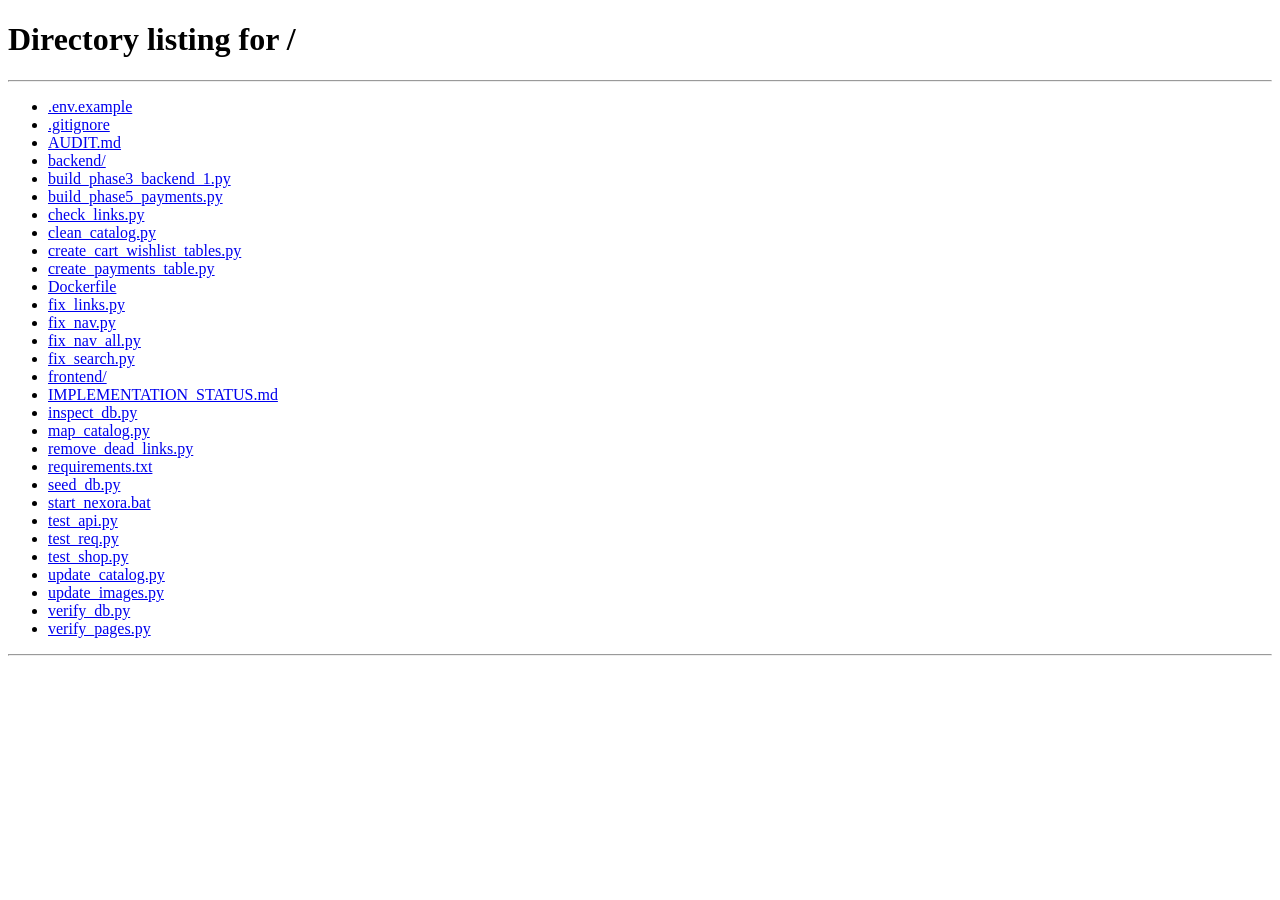
<file: frontend/pages/admin-dashboard.html>
<!DOCTYPE html>
<html lang="en">

<head>
    <meta charset="UTF-8">
    <meta name="viewport" content="width=device-width, initial-scale=1.0">
    <title>Admin Dashboard - NEXORA</title>
    <link rel="stylesheet" href="../css/variables.css">
    <link rel="stylesheet" href="../css/reset.css">
    <link rel="stylesheet" href="../css/global.css">
    <link rel="stylesheet" href="../css/components.css">
    <link href="https://fonts.googleapis.com/css2?family=Inter:wght@300;400;500;600;700&display=swap" rel="stylesheet">
    <link href="https://unpkg.com/boxicons@2.1.4/css/boxicons.min.css" rel="stylesheet">
    <style>
        body {
            background-color: #0f172a;
        }

        .admin-layout {
            display: flex;
            min-height: 100vh;
        }

        .admin-sidebar {
            width: 260px;
            background: #1e293b;
            border-right: 1px solid #334155;
            padding: var(--spacing-lg);
            display: flex;
            flex-direction: column;
        }

        .admin-sidebar h2 {
            color: var(--color-primary);
            margin-bottom: var(--spacing-xl);
            font-size: 1.5rem;
        }

        .admin-nav {
            list-style: none;
            flex: 1;
        }

        .admin-nav li a {
            display: flex;
            align-items: center;
            padding: var(--spacing-md);
            color: #cbd5e1;
            text-decoration: none;
            border-radius: var(--radius-md);
            margin-bottom: var(--spacing-xs);
        }

        .admin-nav li a:hover,
        .admin-nav li a.active {
            background: #334155;
            color: #fff;
        }

        .admin-nav li a i {
            margin-right: var(--spacing-sm);
            font-size: 1.25rem;
        }

        .admin-content {
            flex: 1;
            padding: var(--spacing-xl);
        }

        .topbar {
            display: flex;
            justify-content: flex-end;
            margin-bottom: var(--spacing-xl);
        }

        .stat-grid {
            display: grid;
            grid-template-columns: repeat(auto-fit, minmax(220px, 1fr));
            gap: var(--spacing-md);
            margin-bottom: var(--spacing-xl);
        }

        .stat-card {
            background: #1e293b;
            border: 1px solid #334155;
            padding: var(--spacing-lg);
            border-radius: var(--radius-md);
        }

        .stat-card h3 {
            font-size: 0.875rem;
            color: #94a3b8;
            margin-bottom: var(--spacing-xs);
        }

        .stat-card .value {
            font-size: 1.75rem;
            font-weight: 700;
            color: #f8fafc;
        }

        table {
            width: 100%;
            border-collapse: collapse;
        }

        th,
        td {
            padding: var(--spacing-md);
            text-align: left;
            border-bottom: 1px solid #334155;
            color: #e2e8f0;
        }

        th {
            color: #94a3b8;
            font-weight: 500;
        }
    </style>
</head>

<body>
    <div class="admin-layout">
        <aside class="admin-sidebar">
            <h2>NEXORA Admin</h2>
            <ul class="admin-nav">
                <li><a href="#" class="active"><i class='bx bxs-dashboard'></i> Dashboard Overview</a></li>
                <li><a href="#" data-target="users"><i class='bx bx-group'></i> User Management</a></li>
                <li><a href="#" data-target="vendors"><i class='bx bx-store'></i> Vendor Management</a></li>
                <li><a href="#" data-target="vendor-verification"><i class='bx bx-check-shield'></i> Vendor
                        Verification</a></li>
                <li><a href="#" data-target="products"><i class='bx bx-box'></i> Product Management</a></li>
                <li><a href="#" data-target="product-approvals"><i class='bx bx-check-circle'></i> Pending Product
                        Approvals</a></li>
                <li><a href="#"><i class='bx bx-list-ul'></i> All Customer Orders</a></li>
                <li><a href="#"><i class='bx bx-credit-card'></i> Payment Management <span
                            style="font-size:10px; background:#475569; padding:2px 4px; border-radius:4px; margin-left:auto;">Coming
                            Soon</span></a></li>
                <li><a href="#"><i class='bx bx-package'></i> Inventory Management <span
                            style="font-size:10px; background:#475569; padding:2px 4px; border-radius:4px; margin-left:auto;">Coming
                            Soon</span></a></li>
                <li><a href="#"><i class='bx bx-bar-chart-alt-2'></i> Stock Reports <span
                            style="font-size:10px; background:#475569; padding:2px 4px; border-radius:4px; margin-left:auto;">Coming
                            Soon</span></a></li>
                <li><a href="#"><i class='bx bx-line-chart'></i> Sales Reports <span
                            style="font-size:10px; background:#475569; padding:2px 4px; border-radius:4px; margin-left:auto;">Coming
                            Soon</span></a></li>
                <li><a href="#"><i class='bx bx-category'></i> Category Management <span
                            style="font-size:10px; background:#475569; padding:2px 4px; border-radius:4px; margin-left:auto;">Coming
                            Soon</span></a></li>
                <li><a href="#"><i class='bx bx-history'></i> Audit Logs <span
                            style="font-size:10px; background:#475569; padding:2px 4px; border-radius:4px; margin-left:auto;">Coming
                            Soon</span></a></li>
                <li><a href="#"><i class='bx bx-cog'></i> Settings <span
                            style="font-size:10px; background:#475569; padding:2px 4px; border-radius:4px; margin-left:auto;">Coming
                            Soon</span></a></li>
                <li><a href="#" id="admin-nav-logout" style="color: #ef4444;"><i class='bx bx-log-out'></i> Logout</a>
                </li>
                <li><a href="/" style="margin-top: 2rem;"><i class='bx bx-home'></i> Back to Site</a></li>
            </ul>
        </aside>

        <main class="admin-content">
            <style>
                .admin-view {
                    display: none;
                }

                .admin-view.active {
                    display: block;
                }

                .btn-approve {
                    display: inline-block;
                    padding: 5px 12px;
                    font-size: 13px;
                    font-weight: 600;
                    color: #fff;
                    background: #16a34a;
                    border: none;
                    border-radius: 6px;
                    cursor: pointer;
                    transition: background 0.15s;
                }

                .btn-approve:hover {
                    background: #15803d;
                }

                .btn-reject {
                    display: inline-block;
                    padding: 5px 12px;
                    font-size: 13px;
                    font-weight: 600;
                    color: #fff;
                    background: #dc2626;
                    border: none;
                    border-radius: 6px;
                    cursor: pointer;
                    transition: background 0.15s;
                }

                .btn-reject:hover {
                    background: #b91c1c;
                }

                .btn-view-details {
                    display: inline-block;
                    padding: 5px 12px;
                    font-size: 13px;
                    font-weight: 600;
                    color: #cbd5e1;
                    background: #334155;
                    border: none;
                    border-radius: 6px;
                    cursor: pointer;
                    margin-right: 4px;
                    transition: background 0.15s;
                }

                .btn-view-details:hover {
                    background: #475569;
                }

                #view-product-approvals h1 {
                    font-size: 1.5rem;
                    color: #f8fafc;
                    margin-bottom: 1.5rem;
                    border-bottom: 2px solid #6366f1;
                    padding-bottom: 0.75rem;
                }
            </style>

            <div class="topbar" style="display: flex; justify-content: flex-end; margin-bottom: var(--spacing-xl);">
                <button id="logout-btn"
                    style="background: #ef4444; color: #fff; border: none; padding: 0.5rem 1rem; border-radius: 8px; font-weight: 600; display: flex; align-items: center; gap: 0.5rem; cursor: pointer; transition: background 0.2s; font-family: 'Inter', sans-serif;">
                    <i class='bx bx-log-out'></i> Logout
                </button>
            </div>


            <div id="view-overview" class="admin-view active">
                <h1 style="margin-bottom: var(--spacing-xl); color: #f8fafc;">Overview</h1>


                <div class="stat-grid">
                    <div class="stat-card">
                        <h3>Total Users</h3>
                        <div class="value" id="stat-users">...</div>
                    </div>
                    <div class="stat-card">
                        <h3>Total Vendors</h3>
                        <div class="value" id="stat-vendors">...</div>
                    </div>
                    <div class="stat-card">
                        <h3>Pending Approvals</h3>
                        <div class="value" id="stat-pending">...</div>
                    </div>
                </div>

                <div
                    style="background: #1e293b; border: 1px solid #334155; border-radius: var(--radius-lg); padding: var(--spacing-lg);">
                    <h2 style="margin-bottom: var(--spacing-lg); color: #f8fafc;">Recent Vendor Applications</h2>
                    <table>
                        <thead>
                            <tr>
                                <th>Store Name</th>
                                <th>Status</th>
                                <th>Action</th>
                            </tr>
                        </thead>
                        <tbody id="vendor-table-body">
                            <tr>
                                <td colspan="3">Loading...</td>
                            </tr>
                        </tbody>
                    </table>
                </div>

            </div>

            <div id="view-users" class="admin-view">
                <h1 style="margin-bottom: var(--spacing-xl); color: #f8fafc;">User Management</h1>
                <div
                    style="background: #1e293b; border: 1px solid #334155; border-radius: var(--radius-lg); padding: var(--spacing-lg);">
                    <table>
                        <thead>
                            <tr>
                                <th>Name</th>
                                <th>Email</th>
                                <th>Role</th>
                                <th>Action</th>
                            </tr>
                        </thead>
                        <tbody id="users-tbody">
                            <tr>
                                <td colspan="4">Loading...</td>
                            </tr>
                        </tbody>
                    </table>
                </div>
            </div>

            <div id="view-vendors" class="admin-view">
                <h1 style="margin-bottom: var(--spacing-xl); color: #f8fafc;">Vendor Management</h1>
                <div
                    style="background: #1e293b; border: 1px solid #334155; border-radius: var(--radius-lg); padding: var(--spacing-lg);">
                    <table>
                        <thead>
                            <tr>
                                <th>Store Name</th>
                                <th>Owner ID</th>
                                <th>Status</th>
                                <th>Action</th>
                            </tr>
                        </thead>
                        <tbody id="vendors-all-tbody">
                            <tr>
                                <td colspan="4">Loading...</td>
                            </tr>
                        </tbody>
                    </table>
                </div>
            </div>


            <div id="view-vendor-verification" class="admin-view">
                <h1 style="margin-bottom: var(--spacing-xl); color: #f8fafc;">Vendor Verification</h1>
                <div
                    style="background: #1e293b; border: 1px solid #334155; border-radius: var(--radius-lg); padding: var(--spacing-lg);">
                    <div style="display:flex; justify-content:space-between; margin-bottom:1rem;">
                        <input type="text" id="search-verification" placeholder="Search store or applicant..."
                            style="padding: 0.5rem; border-radius: 4px; background: #0f172a; color: white; border: 1px solid #334155; width: 300px;">
                        <button id="refresh-verification" class="btn btn-primary" style="padding: 0.5rem 1rem;"><i
                                class='bx bx-refresh'></i> Refresh</button>
                    </div>
                    <div style="overflow-x: auto;">
                        <table>
                            <thead>
                                <tr>
                                    <th>Store Name</th>
                                    <th>Applicant Name</th>
                                    <th>Applicant Email</th>
                                    <th>Business Info</th>
                                    <th>App Date</th>
                                    <th>Status</th>
                                    <th>Actions</th>
                                </tr>
                            </thead>
                            <tbody id="verification-tbody">
                                <tr>
                                    <td colspan="7">Loading...</td>
                                </tr>
                            </tbody>
                        </table>
                    </div>
                </div>
            </div>

            <!-- Modal for details -->
            <div id="verification-modal"
                style="display:none; position:fixed; top:0; left:0; width:100%; height:100%; background:rgba(0,0,0,0.8); z-index:9999; align-items:center; justify-content:center;">
                <div
                    style="background:#1e293b; padding:2rem; border-radius:8px; width:100%; max-width:600px; color:#f8fafc; max-height:80vh; overflow-y:auto;">
                    <h2 id="modal-store-name" style="margin-bottom:1rem;"></h2>
                    <p><strong>Applicant Name:</strong> <span id="modal-name"></span></p>
                    <p><strong>Applicant Email:</strong> <span id="modal-email"></span></p>
                    <p><strong>Phone:</strong> <span id="modal-phone"></span></p>
                    <p><strong>Description:</strong> <span id="modal-desc"></span></p>
                    <p><strong>Business Info:</strong> <span id="modal-biz"></span></p>
                    <p><strong>Date:</strong> <span id="modal-date"></span></p>
                    <div style="margin-top:2rem; display:flex; justify-content:flex-end;">
                        <button id="close-modal-btn" class="btn btn-outline">Close</button>
                    </div>
                </div>
            </div>


            <div id="view-products" class="admin-view">
                <h1 style="margin-bottom: var(--spacing-xl); color: #f8fafc;">Product Management</h1>
                <div
                    style="background: #1e293b; border: 1px solid #334155; border-radius: var(--radius-lg); padding: var(--spacing-lg);">
                    <div style="display:flex; justify-content:space-between; margin-bottom:1rem; gap:1rem;">
                        <input type="text" id="search-products" placeholder="Search by name, category or vendor..."
                            style="flex:1; padding: 0.5rem; border-radius: 4px; background: #0f172a; color: white; border: 1px solid #334155;">
                        <select id="filter-products-status"
                            style="padding: 0.5rem; border-radius: 4px; background: #0f172a; color: white; border: 1px solid #334155;">
                            <option value="">All Statuses</option>
                            <option value="PENDING">Pending</option>
                            <option value="APPROVED">Approved</option>
                            <option value="REJECTED">Rejected</option>
                        </select>
                    </div>
                    <div style="overflow-x: auto;">
                        <table>
                            <thead>
                                <tr>
                                    <th>Image</th>
                                    <th>Name</th>
                                    <th>Category</th>
                                    <th>Vendor</th>
                                    <th>Price</th>
                                    <th>Stock</th>
                                    <th>Status</th>
                                </tr>
                            </thead>
                            <tbody id="products-tbody">
                                <tr>
                                    <td colspan="7">Loading...</td>
                                </tr>
                            </tbody>
                        </table>
                    </div>
                </div>
            </div>

            <div id="view-product-approvals" class="admin-view">
                <h1 style="margin-bottom: var(--spacing-xl); color: #f8fafc;">Pending Product Approvals</h1>
                <div
                    style="background: #1e293b; border: 1px solid #334155; border-radius: var(--radius-lg); padding: var(--spacing-lg);">
                    <div style="overflow-x: auto;">
                        <table>
                            <thead>
                                <tr>
                                    <th>Product Image</th>
                                    <th>Product Name</th>
                                    <th>Category</th>
                                    <th>Vendor</th>
                                    <th>Price</th>
                                    <th>Stock</th>
                                    <th>Submitted Date</th>
                                    <th>Status</th>
                                    <th>Actions</th>
                                </tr>
                            </thead>
                            <tbody id="product-approvals-tbody">
                                <tr>
                                    <td colspan="7">Loading...</td>
                                </tr>
                            </tbody>
                        </table>
                    </div>
                </div>
            </div>

            <!-- Modal for product details -->
            <div id="product-modal"
                style="display:none; position:fixed; top:0; left:0; width:100%; height:100%; background:rgba(0,0,0,0.8); z-index:9999; align-items:center; justify-content:center;">
                <div
                    style="background:#1e293b; padding:2rem; border-radius:8px; width:100%; max-width:600px; color:#f8fafc; max-height:80vh; overflow-y:auto;">
                    <h2 id="pmodal-name" style="margin-bottom:1rem;"></h2>
                    <img id="pmodal-img" src=""
                        style="max-width:200px; max-height:200px; border-radius:8px; margin-bottom:1rem; display:none;" />
                    <p><strong>Category:</strong> <span id="pmodal-category"></span></p>
                    <p><strong>Vendor:</strong> <span id="pmodal-vendor"></span></p>
                    <p><strong>Price:</strong> <span id="pmodal-price"></span></p>
                    <p><strong>Stock:</strong> <span id="pmodal-stock"></span></p>
                    <p><strong>Date:</strong> <span id="pmodal-date"></span></p>
                    <p><strong>Description:</strong></p>
                    <div id="pmodal-desc"
                        style="background:#0f172a; padding:1rem; border-radius:4px; margin-top:0.5rem; margin-bottom:1rem; white-space:pre-wrap;">
                    </div>
                    <div style="margin-top:2rem; display:flex; justify-content:flex-end; gap:0.5rem;">
                        <button id="pmodal-close-btn" class="btn btn-outline">Close</button>
                    </div>
                </div>
            </div>

        </main>
    </div>

    <script type="module">
        import { auth } from '../js/auth.js';
        import { api } from '../js/api.js';

        document.addEventListener('DOMContentLoaded', async () => {
            const user = auth.getCurrentUser();
            if (!user || user.role !== 'ADMIN') {
                window.location.href = '/';
                return;
            }

            document.getElementById('logout-btn').addEventListener('click', () => { auth.logout(); window.location.href = '/pages/admin-login.html'; });
            document.getElementById('admin-nav-logout').addEventListener('click', (e) => { e.preventDefault(); auth.logout(); window.location.href = '/pages/admin-login.html'; });
            // cleanup complete

            // Initial load of verification data
            const loadVerificationData = async () => {
                const tbody = document.getElementById('verification-tbody');
                try {
                    const vendors = await api.get('/admin/vendors');
                    window.allVendors = vendors;
                    renderVerificationTable(vendors);
                } catch (e) {
                    tbody.innerHTML = '<tr><td colspan="7" style="color:#ef4444;">Failed to load data.</td></tr>';
                }
            };

            const renderVerificationTable = (vendors) => {
                const tbody = document.getElementById('verification-tbody');
                const searchQuery = (document.getElementById('search-verification').value || '').toLowerCase();

                const filtered = vendors.filter(v => {
                    const matchStore = v.store_name?.toLowerCase().includes(searchQuery);
                    const matchName = v.applicant_name?.toLowerCase().includes(searchQuery);
                    const matchEmail = v.applicant_email?.toLowerCase().includes(searchQuery);
                    return matchStore || matchName || matchEmail;
                });

                if (filtered.length === 0) {
                    tbody.innerHTML = '<tr><td colspan="7">No applications found.</td></tr>';
                    return;
                }

                tbody.innerHTML = filtered.map(v => `
                    <tr>
                        <td>${v.store_name}</td>
                        <td>${v.applicant_name || 'N/A'}</td>
                        <td>${v.applicant_email || 'N/A'}</td>
                        <td style="max-width: 150px; overflow: hidden; text-overflow: ellipsis; white-space: nowrap;">${v.business_info || 'N/A'}</td>
                        <td>${new Date(v.created_at).toLocaleDateString()}</td>
                        <td><span class="badge" style="padding: 4px 8px; border-radius: 4px; background: ${v.status === 'PENDING' ? '#ca8a04' : (v.status === 'APPROVED' ? '#16a34a' : '#dc2626')}">${v.status}</span></td>
                        <td>
                            <button class="btn btn-secondary view-details-btn" data-id="${v.id}" style="padding: 4px 8px; font-size: 12px; margin-right:4px;">View Details</button>
                            ${v.status === 'PENDING' ? `
                                <button class="btn btn-primary approve-btn" data-id="${v.id}" style="padding: 4px 8px; font-size: 12px; margin-right:4px;">Approve</button>
                                <button class="btn btn-outline reject-btn" data-id="${v.id}" style="padding: 4px 8px; font-size: 12px;">Reject</button>
                            ` : ''}
                        </td>
                    </tr>
                `).join('');

                document.querySelectorAll('.view-details-btn').forEach(btn => {
                    btn.addEventListener('click', (e) => {
                        const id = e.target.getAttribute('data-id');
                        const v = window.allVendors.find(x => x.id === id);
                        if (v) {
                            document.getElementById('modal-store-name').innerText = v.store_name;
                            document.getElementById('modal-name').innerText = v.applicant_name || 'N/A';
                            document.getElementById('modal-email').innerText = v.applicant_email || 'N/A';
                            document.getElementById('modal-phone').innerText = v.phone || 'N/A';
                            document.getElementById('modal-desc').innerText = v.store_description || 'N/A';
                            document.getElementById('modal-biz').innerText = v.business_info || 'N/A';
                            document.getElementById('modal-date').innerText = new Date(v.created_at).toLocaleString();
                            document.getElementById('verification-modal').style.display = 'flex';
                        }
                    });
                });

                document.querySelectorAll('#verification-tbody .approve-btn').forEach(btn => {
                    btn.addEventListener('click', async (e) => {
                        const id = e.target.getAttribute('data-id');
                        if (confirm('Approve this vendor?')) {
                            await api.post(`/admin/vendors/${id}/approve`);
                            await loadVerificationData();
                        }
                    });
                });

                document.querySelectorAll('#verification-tbody .reject-btn').forEach(btn => {
                    btn.addEventListener('click', async (e) => {
                        const id = e.target.getAttribute('data-id');
                        if (confirm('Reject this vendor?')) {
                            await api.post(`/admin/vendors/${id}/reject`);
                            await loadVerificationData();
                        }
                    });
                });
            };

            document.getElementById('search-verification').addEventListener('input', () => {
                if (window.allVendors) renderVerificationTable(window.allVendors);
            });

            document.getElementById('refresh-verification').addEventListener('click', async () => {
                await loadVerificationData();
            });

            document.getElementById('close-modal-btn').addEventListener('click', () => {
                document.getElementById('verification-modal').style.display = 'none';
            });

            // Call it on load
            loadVerificationData();

            // Load Products data
            const loadProductsData = async () => {
                const tbodyAll = document.getElementById('products-tbody');
                const tbodyApp = document.getElementById('product-approvals-tbody');
                try {
                    const products = await api.get('/admin/products');
                    window.allProducts = products;
                    renderProductsTables(products);
                } catch (e) {
                    if (tbodyAll) tbodyAll.innerHTML = '<tr><td colspan="7" style="color:#ef4444;">Failed to load products.</td></tr>';
                    if (tbodyApp) tbodyApp.innerHTML = '<tr><td colspan="9" style="color:#ef4444;">Failed to load approvals.</td></tr>';
                }
            };
            // expose for nav handler
            window._loadProductsData = loadProductsData;

            const renderProductsTables = (products) => {
                // All products
                const tbodyAll = document.getElementById('products-tbody');
                const searchQ = (document.getElementById('search-products')?.value || '').toLowerCase();
                const statusFilter = document.getElementById('filter-products-status')?.value;

                let filtered = products;
                if (statusFilter) filtered = filtered.filter(p => p.status === statusFilter);
                if (searchQ) filtered = filtered.filter(p =>
                    (p.name?.toLowerCase().includes(searchQ)) ||
                    (p.category?.toLowerCase().includes(searchQ)) ||
                    (p.vendor_store?.toLowerCase().includes(searchQ))
                );

                if (tbodyAll) {
                    if (filtered.length === 0) {
                        tbodyAll.innerHTML = '<tr><td colspan="7">No products found.</td></tr>';
                    } else {
                        tbodyAll.innerHTML = filtered.map(p => `
                            <tr>
                                <td>${p.image_url ? `<img src="${p.image_url}" style="width:40px;height:40px;object-fit:cover;border-radius:4px;">` : '<div style="width:40px;height:40px;background:#334155;border-radius:4px;"></div>'}</td>
                                <td>${p.name}</td>
                                <td>${p.category}</td>
                                <td>${p.vendor_store}</td>
                                <td>$${p.price.toFixed(2)}</td>
                                <td>${p.stock}</td>
                                <td><span class="badge" style="padding: 4px 8px; border-radius: 4px; background: ${p.status === 'PENDING' ? '#ca8a04' : (p.status === 'APPROVED' ? '#16a34a' : '#dc2626')}">${p.status}</span></td>
                            </tr>
                        `).join('');
                    }
                }

                // Approvals
                const tbodyApp = document.getElementById('product-approvals-tbody');
                if (tbodyApp) {
                    const pending = products.filter(p => p.status === 'PENDING');
                    if (pending.length === 0) {
                        tbodyApp.innerHTML = '<tr><td colspan="9">No pending products found.</td></tr>';
                    } else {
                        tbodyApp.innerHTML = pending.map(p => {
                            const imgHtml = p.image_url
                                ? `<img src="${p.image_url}" style="width:48px;height:48px;object-fit:cover;border-radius:6px;">`
                                : '<div style="width:48px;height:48px;background:#334155;border-radius:6px;display:flex;align-items:center;justify-content:center;"><i class="bx bx-image" style="color:#64748b;font-size:1.2rem;"></i></div>';
                            const name = p.name ? p.name.replace(/</g, '&lt;').replace(/>/g, '&gt;') : 'N/A';
                            const cat = p.category ? p.category.replace(/</g, '&lt;') : 'N/A';
                            const vendor = p.vendor_store ? p.vendor_store.replace(/</g, '&lt;') : 'N/A';
                            return `
                            <tr>
                                <td>${imgHtml}</td>
                                <td style="font-weight:500;">${name}</td>
                                <td>${cat}</td>
                                <td>${vendor}</td>
                                <td style="font-weight:600;color:#a5f3fc;">$${p.price.toFixed(2)}</td>
                                <td>${p.stock}</td>
                                <td style="color:#94a3b8;font-size:0.85rem;">${new Date(p.created_at).toLocaleDateString()}</td>
                                <td><span style="background:#ca8a04;color:#fff;padding:4px 10px;border-radius:20px;font-size:12px;font-weight:600;">PENDING</span></td>
                                <td style="white-space:nowrap;">
                                    <button class="btn-view-details pview-btn" data-id="${p.id}">Details</button>
                                    <button class="btn-approve papprove-btn" data-id="${p.id}">Approve</button>
                                    <button class="btn-reject preject-btn" data-id="${p.id}" style="margin-left:4px;">Reject</button>
                                </td>
                            </tr>`;
                        }).join('');

                        document.querySelectorAll('.pview-btn').forEach(btn => btn.addEventListener('click', e => {
                            const p = window.allProducts.find(x => x.id === e.target.getAttribute('data-id'));
                            if (p) {
                                document.getElementById('pmodal-name').innerText = p.name;
                                document.getElementById('pmodal-category').innerText = p.category;
                                document.getElementById('pmodal-vendor').innerText = p.vendor_store;
                                document.getElementById('pmodal-price').innerText = '$' + p.price.toFixed(2);
                                document.getElementById('pmodal-stock').innerText = p.stock;
                                document.getElementById('pmodal-date').innerText = new Date(p.created_at).toLocaleString();
                                document.getElementById('pmodal-desc').innerText = p.description || 'N/A';
                                if (p.image_url) {
                                    document.getElementById('pmodal-img').src = p.image_url;
                                    document.getElementById('pmodal-img').style.display = 'block';
                                } else {
                                    document.getElementById('pmodal-img').style.display = 'none';
                                }
                                document.getElementById('product-modal').style.display = 'flex';
                            }
                        }));

                        document.querySelectorAll('.papprove-btn').forEach(btn => btn.addEventListener('click', async e => {
                            if (confirm('Are you sure you want to approve this product?')) {
                                try {
                                    await api.post(`/admin/products/${e.target.getAttribute('data-id')}/approve`);
                                    alert('Product approved successfully.');
                                    await loadProductsData();
                                } catch (err) {
                                    alert('Failed to approve product: ' + err.message);
                                }
                            }
                        }));

                        document.querySelectorAll('.preject-btn').forEach(btn => btn.addEventListener('click', async e => {
                            if (confirm('Are you sure you want to reject this product?')) {
                                try {
                                    await api.post(`/admin/products/${e.target.getAttribute('data-id')}/reject`);
                                    alert('Product rejected successfully.');
                                    await loadProductsData();
                                } catch (err) {
                                    alert('Failed to reject product: ' + err.message);
                                }
                            }
                        }));
                    }
                }
            };

            const sprod = document.getElementById('search-products');
            if (sprod) sprod.addEventListener('input', () => { if (window.allProducts) renderProductsTables(window.allProducts); });
            const fprod = document.getElementById('filter-products-status');
            if (fprod) fprod.addEventListener('change', () => { if (window.allProducts) renderProductsTables(window.allProducts); });

            const pclose = document.getElementById('pmodal-close-btn');
            if (pclose) pclose.addEventListener('click', () => { document.getElementById('product-modal').style.display = 'none'; });

            loadProductsData();


            try {
                const users = await api.get('/admin/users');
                const vendors = await api.get('/admin/vendors');

                document.getElementById('stat-users').innerText = users.length;
                document.getElementById('stat-vendors').innerText = vendors.length;
                document.getElementById('stat-pending').innerText = vendors.filter(v => v.status === 'PENDING').length;

                const tbody = document.getElementById('vendor-table-body');
                if (vendors.length === 0) {
                    tbody.innerHTML = '<tr><td colspan="3">No applications found.</td></tr>';
                } else {
                    tbody.innerHTML = vendors.map(v => `
                        <tr>
                            <td>${v.store_name}</td>
                            <td><span class="badge" style="padding: 4px 8px; border-radius: 4px; background: ${v.status === 'PENDING' ? '#ca8a04' : (v.status === 'APPROVED' ? '#16a34a' : '#dc2626')}">${v.status}</span></td>
                            <td>
                                ${v.status === 'PENDING' ? `
                                    <button class="btn btn-primary approve-btn" data-id="${v.id}" style="padding: 4px 8px; font-size: 12px;">Approve</button>
                                    <button class="btn btn-outline reject-btn" data-id="${v.id}" style="padding: 4px 8px; font-size: 12px;">Reject</button>
                                ` : ''}
                            </td>
                        </tr>
                    `).join('');

                    document.querySelectorAll('.approve-btn').forEach(btn => {
                        btn.addEventListener('click', async (e) => {
                            const id = e.target.getAttribute('data-id');
                            await api.post(`/admin/vendors/${id}/approve`);
                            window.location.reload();
                        });
                    });

                    document.querySelectorAll('.reject-btn').forEach(btn => {
                        btn.addEventListener('click', async (e) => {
                            const id = e.target.getAttribute('data-id');
                            await api.post(`/admin/vendors/${id}/reject`);
                            window.location.reload();
                        });
                    });
                }
            } catch (err) {
                console.error('Failed to load admin data', err);
                document.getElementById('vendor-table-body').innerHTML = '<tr><td colspan="3" style="color: var(--color-danger);">Unable to load vendor applications. <button onclick="window.location.reload()" class="btn btn-sm btn-outline">Retry</button></td></tr>';
            }
        });

        // Navigation Logic
        document.querySelectorAll('.admin-nav a[data-target]').forEach(link => {
            link.addEventListener('click', (e) => {
                e.preventDefault();
                document.querySelectorAll('.admin-nav a').forEach(a => a.classList.remove('active'));
                e.currentTarget.classList.add('active');

                document.querySelectorAll('.admin-view').forEach(view => view.classList.remove('active'));
                const targetId = e.currentTarget.getAttribute('data-target');
                const target = document.getElementById('view-' + targetId);
                if (target) target.classList.add('active');

                // Reload product data whenever user opens product-related tabs
                if ((targetId === 'product-approvals' || targetId === 'products') && typeof window._loadProductsData === 'function') {
                    window._loadProductsData();
                }
            });
        });

        async function loadAllData() {
            try {
                const users = await api.get('/admin/users');
                const vendors = await api.get('/admin/vendors');

                // Populate users
                const utbody = document.getElementById('users-tbody');
                if (utbody) {
                    utbody.innerHTML = users.map(u => `
                        <tr>
                            <td>${u.full_name}</td>
                            <td>${u.email}</td>
                            <td><span class="badge" style="padding: 4px 8px; border-radius: 4px; background: #3b82f6;">${u.role}</span></td>
                            <td><button class="btn btn-outline" style="padding: 4px 8px; font-size: 12px;">View</button></td>
                        </tr>
                    `).join('');
                }

                // Populate all vendors
                const vtbody = document.getElementById('vendors-all-tbody');
                if (vtbody) {
                    vtbody.innerHTML = vendors.map(v => `
                        <tr>
                            <td>${v.store_name}</td>
                            <td style="font-size: 0.8rem; color: #94a3b8;">${v.user_id}</td>
                            <td><span class="badge" style="padding: 4px 8px; border-radius: 4px; background: ${v.status === 'PENDING' ? '#ca8a04' : (v.status === 'APPROVED' ? '#16a34a' : '#dc2626')}">${v.status}</span></td>
                            <td><button class="btn btn-outline" style="padding: 4px 8px; font-size: 12px;">Manage</button></td>
                        </tr>
                    `).join('');
                }

            } catch (e) {
                console.error("Error loading extended admin data", e);
            }
        }

        // hook loadAllData into DOMContentLoaded
        setTimeout(loadAllData, 500);

    </script>
</body>

</html>
</file>
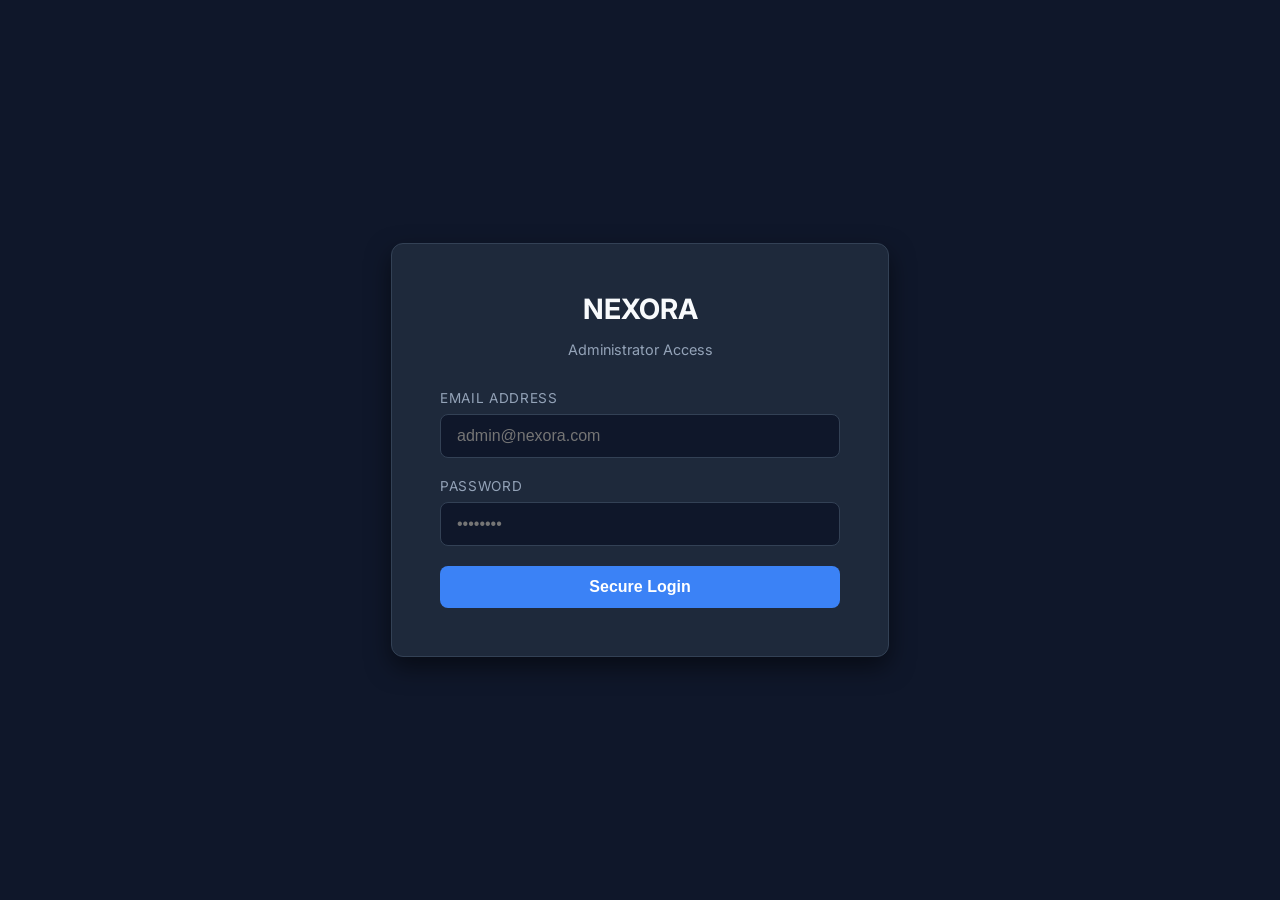
<file: frontend/pages/admin-login.html>
<!DOCTYPE html>
<html lang="en">
<head>
    <meta charset="UTF-8">
    <title>NEXORA | Administrator Access</title>
    <link href="https://fonts.googleapis.com/css2?family=Inter:wght@400;500;600;700&display=swap" rel="stylesheet">
    <link href='https://unpkg.com/boxicons@2.1.4/css/boxicons.min.css' rel='stylesheet'>

    <style>
        :root {
            --admin-bg: #0f172a;
            --admin-surface: #1e293b;
            --admin-primary: #3b82f6;
            --admin-text: #f8fafc;
            --admin-text-muted: #94a3b8;
            --admin-border: #334155;
            --admin-danger: #ef4444;
        }
        body {
            margin: 0;
            font-family: 'Inter', sans-serif;
            background: var(--admin-bg);
            color: var(--admin-text);
            display: flex;
            align-items: center;
            justify-content: center;
            min-height: 100vh;
        }
        .admin-login-container {
            background: var(--admin-surface);
            padding: 3rem;
            border-radius: 12px;
            box-shadow: 0 10px 25px rgba(0,0,0,0.5);
            width: 100%;
            max-width: 400px;
            border: 1px solid var(--admin-border);
            text-align: center;
        }
        .admin-login-container h1 {
            margin: 0 0 0.5rem 0;
            font-size: 1.75rem;
            color: var(--admin-text);
        }
        .admin-login-container p {
            color: var(--admin-text-muted);
            margin-bottom: 2rem;
            font-size: 0.9rem;
        }
        .form-group {
            margin-bottom: 1.25rem;
            text-align: left;
        }
        .form-group label {
            display: block;
            margin-bottom: 0.5rem;
            font-size: 0.85rem;
            color: var(--admin-text-muted);
            text-transform: uppercase;
            letter-spacing: 0.05em;
        }
        .form-group input {
            width: 100%;
            padding: 0.75rem 1rem;
            border-radius: 8px;
            border: 1px solid var(--admin-border);
            background: var(--admin-bg);
            color: var(--admin-text);
            font-size: 1rem;
            box-sizing: border-box;
            transition: border-color 0.2s;
        }
        .form-group input:focus {
            outline: none;
            border-color: var(--admin-primary);
        }
        .btn-admin {
            width: 100%;
            padding: 0.75rem;
            border-radius: 8px;
            border: none;
            background: var(--admin-primary);
            color: white;
            font-size: 1rem;
            font-weight: 600;
            cursor: pointer;
            transition: background 0.2s;
        }
        .btn-admin:hover {
            background: #2563eb;
        }
        .error-msg {
            color: var(--admin-danger);
            font-size: 0.85rem;
            margin-bottom: 1rem;
            display: none;
        }
    </style>

</head>
<body>
    <div class="admin-login-container">
        <h1>NEXORA</h1>
        <p>Administrator Access</p>
        <form id="admin-login-form">
            <div id="error-msg" class="error-msg"></div>
            <div class="form-group">
                <label for="email">Email Address</label>
                <input type="email" id="email" placeholder="admin@nexora.com" required>
            </div>
            <div class="form-group">
                <label for="password">Password</label>
                <input type="password" id="password" placeholder="••••••••" required>
            </div>
            <button type="submit" class="btn-admin">Secure Login</button>
        </form>
    </div>
    
    <script type="module">
        import { auth } from '../js/auth.js';
        
        document.getElementById('admin-login-form').addEventListener('submit', async (e) => {
            e.preventDefault();
            const email = document.getElementById('email').value;
            const password = document.getElementById('password').value;
            const errorDiv = document.getElementById('error-msg');
            const submitBtn = document.querySelector('.btn-admin');
            
            try {
                submitBtn.innerText = 'Authenticating...';
                submitBtn.disabled = true;
                errorDiv.style.display = 'none';
                
                await auth.login(email, password);
                
                const user = auth.getCurrentUser();
                if (user && user.role === 'ADMIN') {
                    window.location.href = '/pages/admin-dashboard.html';
                } else {
                    auth.logout();
                    errorDiv.innerText = 'Access Denied: You do not have administrator privileges.';
                    errorDiv.style.display = 'block';
                    submitBtn.innerText = 'Secure Login';
                    submitBtn.disabled = false;
                }
            } catch (err) {
                errorDiv.innerText = err.message || 'Authentication failed.';
                errorDiv.style.display = 'block';
                submitBtn.innerText = 'Secure Login';
                submitBtn.disabled = false;
            }
        });
    </script>
</body>
</html>
</file>
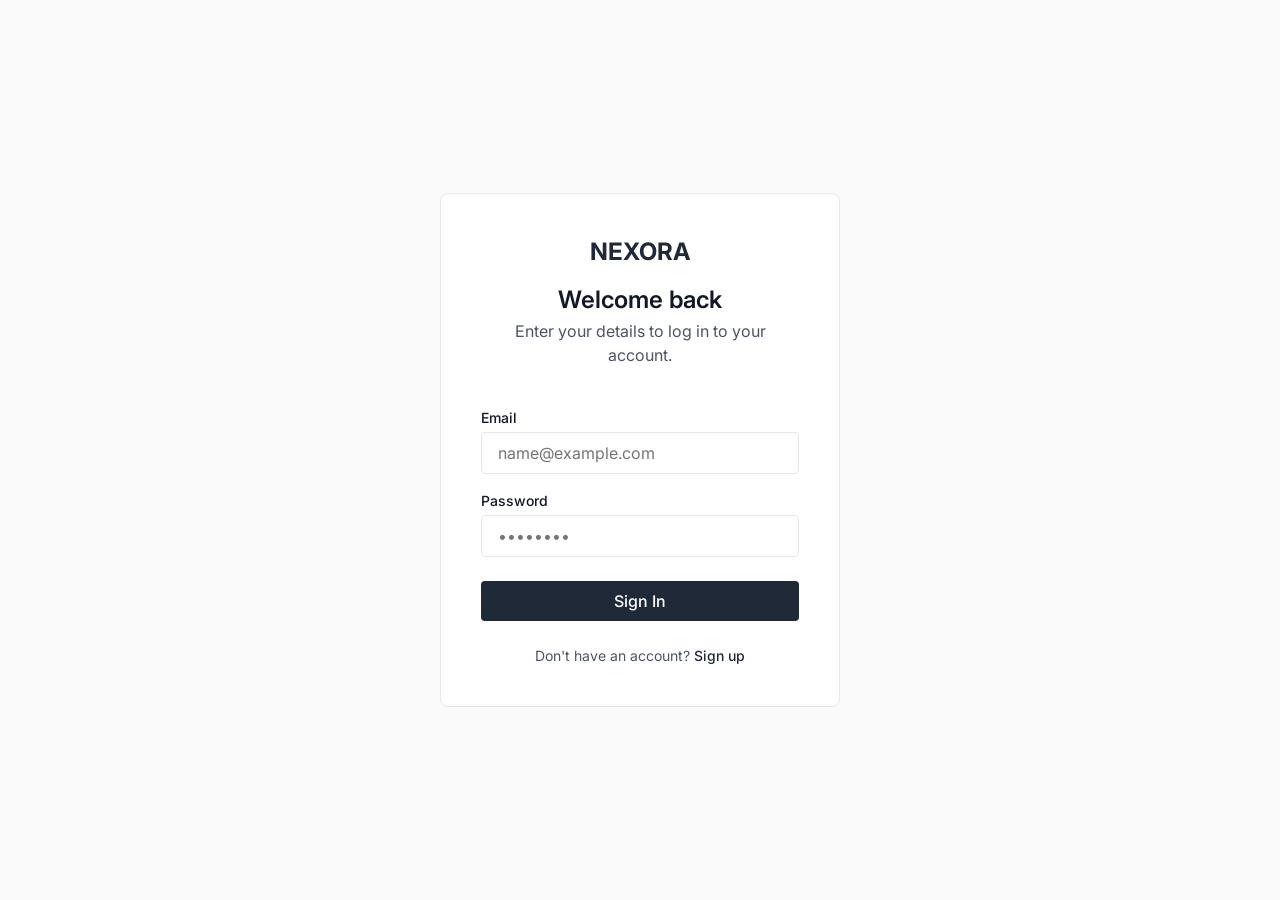
<file: frontend/pages/login.html>
<!DOCTYPE html>
<html lang="en">
<head>
    <meta charset="UTF-8">
    <meta name="viewport" content="width=device-width, initial-scale=1.0">
    <title>Login - NEXORA</title>
    <link rel="stylesheet" href="../css/variables.css">
    <link rel="stylesheet" href="../css/reset.css">
    <link rel="stylesheet" href="../css/global.css">
    <link rel="stylesheet" href="../css/components.css">
    <link href="https://fonts.googleapis.com/css2?family=Inter:wght@300;400;500;600;700&display=swap" rel="stylesheet">
    <link href="https://unpkg.com/boxicons@2.1.4/css/boxicons.min.css" rel="stylesheet">
    <style>
        body {
            display: flex;
            align-items: center;
            justify-content: center;
            background-color: var(--color-background);
        }
        .auth-card {
            width: 100%;
            max-width: 400px;
            padding: var(--spacing-xl);
            margin: var(--spacing-lg);
        }
        .auth-header {
            text-align: center;
            margin-bottom: var(--spacing-xl);
        }
        .auth-header h1 {
            font-size: 1.5rem;
            margin-bottom: var(--spacing-xs);
        }
        .auth-footer {
            margin-top: var(--spacing-lg);
            text-align: center;
            font-size: 0.875rem;
        }
    </style>
</head>
<body>
    <div class="card auth-card">
        <div class="auth-header">
            <a href="/" style="font-size: 1.5rem; font-weight: 700; color: var(--color-primary);">NEXORA</a>
            <h1 style="margin-top: 1rem;">Welcome back</h1>
            <p>Enter your details to log in to your account.</p>
        </div>
        
        <form id="login-form">
            <div class="form-group">
                <label class="form-label" for="email">Email</label>
                <input type="email" id="email" class="form-control" required placeholder="name@example.com">
            </div>
            
            <div class="form-group">
                <label class="form-label" for="password">Password</label>
                <input type="password" id="password" class="form-control" required placeholder="••••••••">
            </div>
            
            <button type="submit" class="btn btn-primary" style="width: 100%; margin-top: var(--spacing-sm);">Sign In</button>
        </form>
        
        <div class="auth-footer">
            <p>Don't have an account? <a href="register.html" class="btn-text">Sign up</a></p>
        </div>
    </div>

    <script type="module">
        import { auth } from '../js/auth.js';
        import { toast } from '../js/toast.js';

        document.addEventListener('DOMContentLoaded', () => {
            if (window.location.search.includes('logout=true')) {
                toast.show('Logged out successfully', 'success');
                window.history.replaceState({}, document.title, window.location.pathname);
            }
        });

        document.getElementById('login-form').addEventListener('submit', async (e) => {
            e.preventDefault();
            const email = document.getElementById('email').value;
            const password = document.getElementById('password').value;
            const btn = e.target.querySelector('button');
            
            try {
                btn.disabled = true;
                btn.innerHTML = 'Signing in...';
                await auth.login(email, password);
                toast.show('Login successful!', 'success');
                setTimeout(() => {
                    window.location.href = '/';
                }, 1000);
            } catch (error) {
                toast.show(error.message || 'Login failed', 'error');
                btn.disabled = false;
                btn.innerHTML = 'Sign In';
            }
        });
    </script>
</body>
</html>
</file>
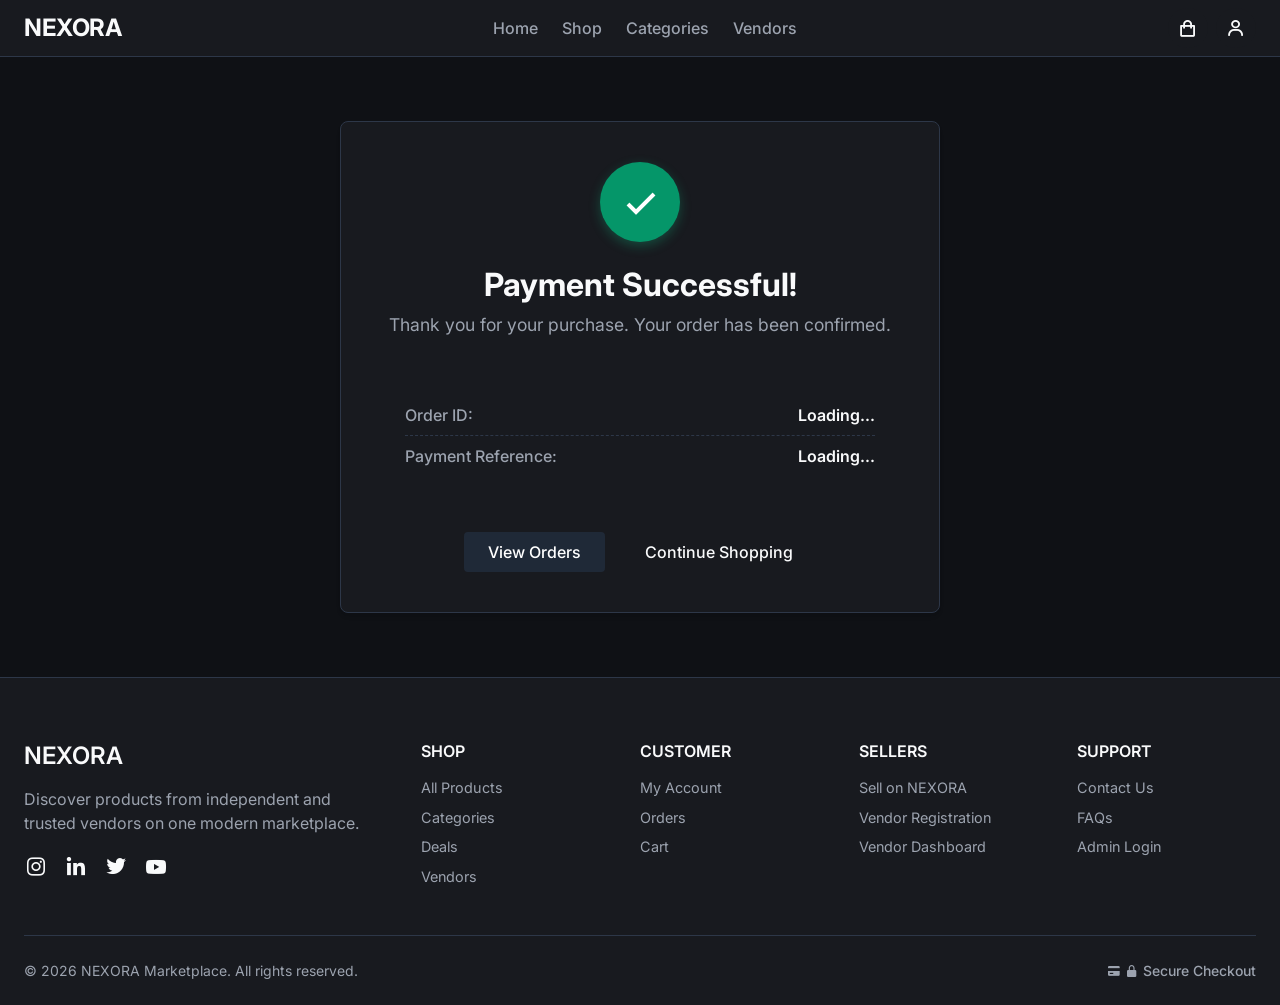
<file: frontend/pages/payment-success.html>
<!DOCTYPE html>
<html lang="en">

<head>
    <meta charset="UTF-8">
    <meta name="viewport" content="width=device-width, initial-scale=1.0">
    <title>Payment Success - NEXORA</title>

    <!-- CSS -->
    <link rel="stylesheet" href="../css/variables.css">
    <link rel="stylesheet" href="../css/reset.css">
    <link rel="stylesheet" href="../css/global.css">
    <link rel="stylesheet" href="../css/header.css">
    <link rel="stylesheet" href="../css/components.css">
    <!-- Fonts -->
    <link href="https://fonts.googleapis.com/css2?family=Inter:wght@300;400;500;600;700&display=swap" rel="stylesheet">

    <!-- Icons -->
    <link href="https://unpkg.com/boxicons@2.1.4/css/boxicons.min.css" rel="stylesheet">

    <style>
        .success-container {
            max-width: 600px;
            margin: 4rem auto;
            text-align: center;
            padding: var(--spacing-xl);
            background: var(--color-surface);
            border-radius: var(--radius-lg);
            box-shadow: var(--shadow-md);
            border: 1px solid var(--color-border);
        }

        .success-icon {
            width: 80px;
            height: 80px;
            background: var(--color-success);
            color: white;
            border-radius: 50%;
            display: flex;
            align-items: center;
            justify-content: center;
            font-size: 3rem;
            margin: 0 auto var(--spacing-lg);
            box-shadow: 0 4px 12px rgba(16, 185, 129, 0.3);
            animation: popIn 0.5s cubic-bezier(0.175, 0.885, 0.32, 1.275) forwards;
        }

        @keyframes popIn {
            0% { transform: scale(0); }
            100% { transform: scale(1); }
        }

        .success-title {
            font-size: 2rem;
            font-weight: 700;
            color: var(--color-text);
            margin-bottom: var(--spacing-sm);
        }

        .success-message {
            color: var(--color-text-secondary);
            font-size: 1.1rem;
            margin-bottom: var(--spacing-xl);
        }

        .order-details {
            background: var(--color-bg);
            padding: var(--spacing-lg);
            border-radius: var(--radius-md);
            margin-bottom: var(--spacing-xl);
            text-align: left;
        }

        .detail-row {
            display: flex;
            justify-content: space-between;
            margin-bottom: var(--spacing-sm);
            padding-bottom: var(--spacing-sm);
            border-bottom: 1px dashed var(--color-border);
        }

        .detail-row:last-child {
            margin-bottom: 0;
            padding-bottom: 0;
            border-bottom: none;
        }

        .detail-label {
            color: var(--color-text-secondary);
            font-weight: 500;
        }

        .detail-value {
            font-weight: 600;
            color: var(--color-text);
        }

        .actions {
            display: flex;
            gap: var(--spacing-md);
            justify-content: center;
        }
    </style>
</head>

<body>
    <header class="navbar">
        <div class="navbar-container">
            <div class="logo">
                <a href="/">NEXORA</a>
            </div>

            <nav class="nav-links">
                <a href="/">Home</a>
                <a href="/pages/shop.html">Shop</a>
                <a href="/pages/shop.html">Categories</a>
                <a href="/pages/vendor-register.html">Vendors</a>
            </nav>

            <div class="nav-actions">
                <a href="/pages/orders.html" class="icon-btn"><i class='bx bx-shopping-bag'></i></a>
                <a href="/pages/login.html" class="icon-btn" id="account-btn"><i class='bx bx-user'></i></a>
            </div>
        </div>
    </header>

    <main class="container section">
        <div class="success-container">
            <div class="success-icon">
                <i class='bx bx-check'></i>
            </div>
            <h1 class="success-title">Payment Successful!</h1>
            <p class="success-message">Thank you for your purchase. Your order has been confirmed.</p>

            <div class="order-details">
                <div class="detail-row">
                    <span class="detail-label">Order ID:</span>
                    <span class="detail-value" id="display-order-id">Loading...</span>
                </div>
                <div class="detail-row">
                    <span class="detail-label">Payment Reference:</span>
                    <span class="detail-value" id="display-payment-ref">Loading...</span>
                </div>
            </div>

            <div class="actions">
                <a href="/pages/orders.html" class="btn btn-primary">View Orders</a>
                <a href="/pages/shop.html" class="btn btn-outline">Continue Shopping</a>
            </div>
        </div>
    </main>

    <script src="../js/ui.js" type="module"></script>
    <script>
        document.addEventListener('DOMContentLoaded', () => {
            const urlParams = new URLSearchParams(window.location.search);
            const orderId = urlParams.get('order_id');
            const paymentRef = urlParams.get('payment_ref');
            
            if(orderId) document.getElementById('display-order-id').innerText = orderId;
            if(paymentRef) document.getElementById('display-payment-ref').innerText = paymentRef;
        });
    </script>
</body>

</html>
</file>
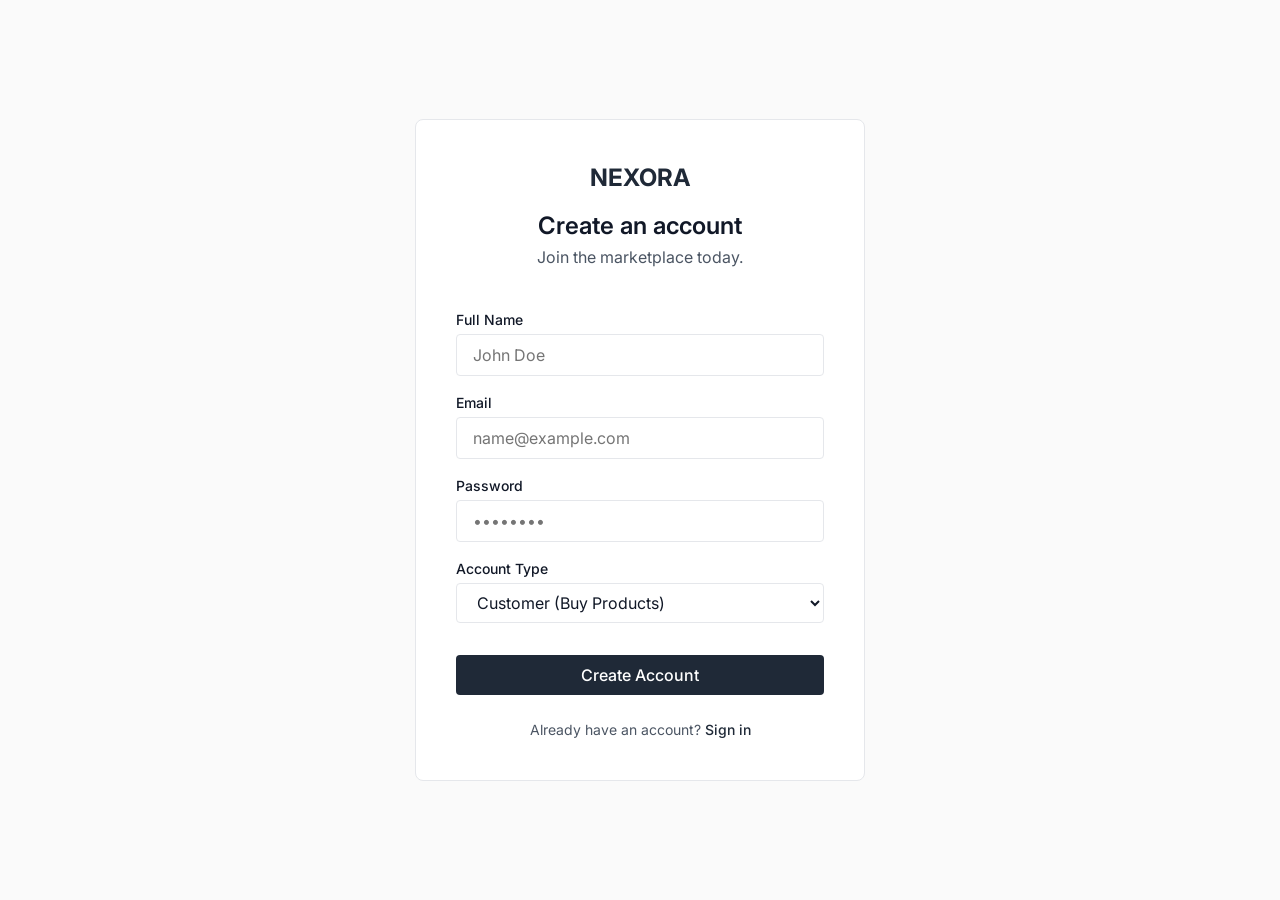
<file: frontend/pages/register.html>
<!DOCTYPE html>
<html lang="en">
<head>
    <meta charset="UTF-8">
    <meta name="viewport" content="width=device-width, initial-scale=1.0">
    <title>Register - NEXORA</title>
    <link rel="stylesheet" href="../css/variables.css">
    <link rel="stylesheet" href="../css/reset.css">
    <link rel="stylesheet" href="../css/global.css">
    <link rel="stylesheet" href="../css/components.css">
    <link href="https://fonts.googleapis.com/css2?family=Inter:wght@300;400;500;600;700&display=swap" rel="stylesheet">
    <link href="https://unpkg.com/boxicons@2.1.4/css/boxicons.min.css" rel="stylesheet">
    <style>
        body {
            display: flex;
            align-items: center;
            justify-content: center;
            background-color: var(--color-background);
            padding: var(--spacing-xxl) 0;
        }
        .auth-card {
            width: 100%;
            max-width: 450px;
            padding: var(--spacing-xl);
            margin: var(--spacing-lg);
        }
        .auth-header {
            text-align: center;
            margin-bottom: var(--spacing-xl);
        }
        .auth-header h1 {
            font-size: 1.5rem;
            margin-bottom: var(--spacing-xs);
        }
        .auth-footer {
            margin-top: var(--spacing-lg);
            text-align: center;
            font-size: 0.875rem;
        }
    </style>
</head>
<body>
    <div class="card auth-card">
        <div class="auth-header">
            <a href="/" style="font-size: 1.5rem; font-weight: 700; color: var(--color-primary);">NEXORA</a>
            <h1 style="margin-top: 1rem;">Create an account</h1>
            <p>Join the marketplace today.</p>
        </div>
        
        <form id="register-form">
            <div class="form-group">
                <label class="form-label" for="fullname">Full Name</label>
                <input type="text" id="fullname" class="form-control" required placeholder="John Doe">
            </div>

            <div class="form-group">
                <label class="form-label" for="email">Email</label>
                <input type="email" id="email" class="form-control" required placeholder="name@example.com">
            </div>
            
            <div class="form-group">
                <label class="form-label" for="password">Password</label>
                <input type="password" id="password" class="form-control" required minlength="8" placeholder="••••••••">
            </div>

            <div class="form-group">
                <label class="form-label" for="role">Account Type</label>
                <select id="role" class="form-control" required>
                    <option value="CUSTOMER">Customer (Buy Products)</option>
                    <option value="VENDOR">Vendor (Sell Products)</option>
                </select>
            </div>
            
            <button type="submit" class="btn btn-primary" style="width: 100%; margin-top: var(--spacing-md);">Create Account</button>
        </form>
        
        <div class="auth-footer">
            <p>Already have an account? <a href="login.html" class="btn-text">Sign in</a></p>
        </div>
    </div>

    <script type="module">
        import { auth } from '../js/auth.js';
        import { toast } from '../js/toast.js';

        document.getElementById('register-form').addEventListener('submit', async (e) => {
            e.preventDefault();
            const fullName = document.getElementById('fullname').value;
            const email = document.getElementById('email').value;
            const password = document.getElementById('password').value;
            const role = document.getElementById('role').value;
            const btn = e.target.querySelector('button');
            
            try {
                btn.disabled = true;
                btn.innerHTML = 'Creating account...';
                
                await auth.register({
                    full_name: fullName,
                    email: email,
                    password: password,
                    role: role
                });
                
                toast.show('Registration successful! Logging you in...', 'success');
                
                // Auto login
                await auth.login(email, password);
                
                setTimeout(() => {
                    window.location.href = '/';
                }, 1000);
            } catch (error) {
                toast.show(error.message || 'Registration failed', 'error');
                btn.disabled = false;
                btn.innerHTML = 'Create Account';
            }
        });
    </script>
</body>
</html>
</file>
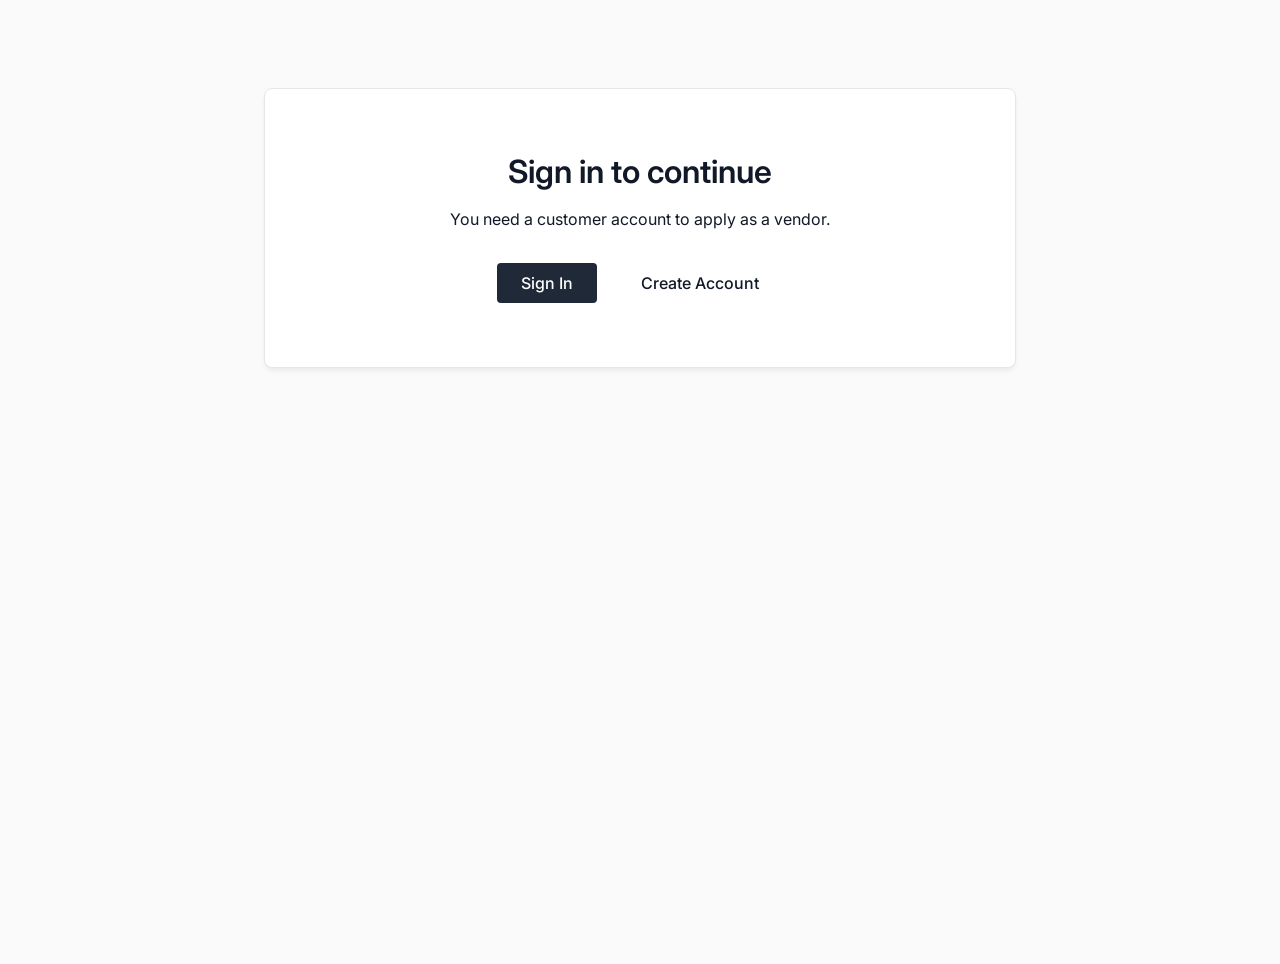
<file: frontend/pages/vendor-register.html>
<!DOCTYPE html>
<html lang="en">
<head>
    <meta charset="UTF-8">
    <meta name="viewport" content="width=device-width, initial-scale=1.0">
    <title>Vendor Application - NEXORA</title>
    <link rel="stylesheet" href="../css/variables.css">
    <link rel="stylesheet" href="../css/reset.css">
    <link rel="stylesheet" href="../css/global.css">
    <link rel="stylesheet" href="../css/components.css">
    <link rel="stylesheet" href="../css/header.css">
    <link href="https://fonts.googleapis.com/css2?family=Inter:wght@300;400;500;600;700&display=swap" rel="stylesheet">
    <link href="https://unpkg.com/boxicons@2.1.4/css/boxicons.min.css" rel="stylesheet">
    <style>
        .vendor-container {
            max-width: 800px;
            margin: var(--spacing-xxl) auto;
            padding: var(--spacing-lg);
        }
        .application-card {
            background: var(--color-surface);
            border-radius: var(--radius-lg);
            padding: var(--spacing-xl);
            border: 1px solid var(--color-border);
            box-shadow: var(--shadow-md);
        }
        .auth-prompt {
            text-align: center;
            padding: var(--spacing-xxl) 0;
        }
    </style>
</head>
<body>
    <div id="header-container"></div>

    <main class="vendor-container">
        <div id="auth-state">
            <!-- Loading state -->
            <div style="text-align: center; padding: 40px;">
                <i class='bx bx-loader-alt bx-spin' style="font-size: 2rem;"></i>
            </div>
        </div>

        <div id="application-state" style="display: none;">
            <div class="application-card">
                <h1 style="margin-bottom: var(--spacing-xs);">Become a Vendor</h1>
                <p style="color: var(--color-text-light); margin-bottom: var(--spacing-xl);">Submit your business details to start selling on NEXORA.</p>
                
                <form id="vendor-form">
                    <div class="form-group">
                        <label class="form-label" for="storeName">Store/Business Name *</label>
                        <input type="text" id="storeName" class="form-control" required placeholder="e.g. Acme Electronics">
                    </div>

                    <div class="form-group">
                        <label class="form-label" for="storeDesc">Store Description</label>
                        <textarea id="storeDesc" class="form-control" rows="3" placeholder="Tell us about what you sell..."></textarea>
                    </div>
                    
                    <div class="form-group">
                        <label class="form-label" for="businessInfo">Business Registration Info</label>
                        <input type="text" id="businessInfo" class="form-control" placeholder="e.g. Tax ID, GST Number">
                    </div>
                    
                    <div class="form-group">
                        <label class="form-label" for="phone">Contact Phone</label>
                        <input type="text" id="phone" class="form-control" placeholder="+1 234 567 8900">
                    </div>

                    <button type="submit" class="btn btn-primary" style="margin-top: var(--spacing-md);">Submit Application</button>
                </form>
            </div>
        </div>
        
        <div id="status-state" style="display: none;">
            <div class="application-card" style="text-align: center;">
                <i class='bx bx-time-five' style="font-size: 4rem; color: var(--color-primary); margin-bottom: 1rem;"></i>
                <h2>Application Pending</h2>
                <p style="color: var(--color-text-light); margin-top: 1rem;">Your vendor application is currently under review by our administration team. You will be notified once it is approved.</p>
                <a href="/" class="btn btn-outline" style="margin-top: 2rem; display: inline-block;">Return to Home</a>
            </div>
        </div>
        
        <div id="approved-state" style="display: none;">
            <div class="application-card" style="text-align: center;">
                <i class='bx bx-check-circle' style="font-size: 4rem; color: var(--color-success); margin-bottom: 1rem;"></i>
                <h2>You are an Approved Vendor!</h2>
                <p style="color: var(--color-text-light); margin-top: 1rem;">Your account is ready for selling.</p>
                <a href="/pages/vendor-dashboard.html" class="btn btn-primary" style="margin-top: 2rem; display: inline-block;">Go to Vendor Dashboard</a>
            </div>
        </div>
        
        <div id="rejected-state" style="display: none;">
            <div class="application-card" style="text-align: center;">
                <i class='bx bx-x-circle' style="font-size: 4rem; color: var(--color-danger); margin-bottom: 1rem;"></i>
                <h2>Application Rejected</h2>
                <p style="color: var(--color-text-light); margin-top: 1rem;">Unfortunately, your vendor application was rejected. Please contact support for more information.</p>
                <a href="/" class="btn btn-outline" style="margin-top: 2rem; display: inline-block;">Return to Home</a>
            </div>
        </div>
    </main>

    <script type="module">
        import { auth } from '../js/auth.js';
        import { api } from '../js/api.js';
        import { toast } from '../js/toast.js';

        document.addEventListener('DOMContentLoaded', async () => {
            const authState = document.getElementById('auth-state');
            
            try {
                const user = auth.getCurrentUser();
                
                if (!user) {
                    authState.innerHTML = `
                        <div class="application-card auth-prompt">
                            <h2>Sign in to continue</h2>
                            <p style="color: var(--color-text-light); margin: 1rem 0 2rem;">You need a customer account to apply as a vendor.</p>
                            <a href="/pages/login.html?redirect=/pages/vendor-register.html" class="btn btn-primary">Sign In</a>
                            <a href="/pages/register.html" class="btn btn-outline" style="margin-left: 1rem;">Create Account</a>
                        </div>
                    `;
                    return;
                }
                
                // Check current vendor status
                try {
                    const vendorData = await api.get('/vendors/me');
                    authState.style.display = 'none';
                    
                    if (vendorData.status === 'PENDING') {
                        document.getElementById('status-state').style.display = 'block';
                    } else if (vendorData.status === 'APPROVED') {
                        document.getElementById('approved-state').style.display = 'block';
                    } else if (vendorData.status === 'REJECTED') {
                        document.getElementById('rejected-state').style.display = 'block';
                    }
                } catch (err) {
                    // If 404, they haven't applied yet
                    if (err.message && (err.message.includes('not found') || err.message.includes('404'))) {
                        authState.style.display = 'none';
                        document.getElementById('application-state').style.display = 'block';
                    } else {
                        throw err; // Re-throw to outer catch block for actual errors
                    }
                }
            } catch (error) {
                console.error("Initialization error:", error);
                authState.innerHTML = `
                    <div class="application-card auth-prompt">
                        <i class='bx bx-error-circle' style="font-size: 4rem; color: var(--color-danger); margin-bottom: 1rem;"></i>
                        <h2>Error loading page</h2>
                        <p style="color: var(--color-text-light); margin: 1rem 0 2rem;">${error.message || 'An unexpected network error occurred.'}</p>
                        <button onclick="window.location.reload()" class="btn btn-primary">Retry</button>
                    </div>
                `;
            }
        });

        document.getElementById('vendor-form').addEventListener('submit', async (e) => {
            e.preventDefault();
            const btn = e.target.querySelector('button');
            
            const data = {
                store_name: document.getElementById('storeName').value,
                store_description: document.getElementById('storeDesc').value,
                business_info: document.getElementById('businessInfo').value,
                phone: document.getElementById('phone').value
            };
            
            try {
                btn.disabled = true;
                btn.innerHTML = 'Submitting...';
                
                await api.post('/vendors/register', data);
                
                toast.show('Application submitted successfully!', 'success');
                
                document.getElementById('application-state').style.display = 'none';
                document.getElementById('status-state').style.display = 'block';
                
            } catch (error) {
                toast.show(error.message || 'Failed to submit application', 'error');
                btn.disabled = false;
                btn.innerHTML = 'Submit Application';
            }
        });
    </script>
</body>
</html>
</file>
<file: frontend/css/variables.css>
:root {
    /* Premium Color Palette */
    --color-primary: #1F2937; /* Deep charcoal for primary brand */
    --color-primary-hover: #374151;
    --color-primary-light: #F3F4F6;
    
    --color-background: #FAFAFA; /* Subtly warm white */
    --color-surface: #FFFFFF;
    --color-surface-elevated: #FFFFFF;
    
    --color-text-primary: #111827; /* Deep charcoal */
    --color-text-secondary: #4B5563;
    --color-text-muted: #9CA3AF;
    
    --color-border: #E5E7EB;
    
    --color-success: #059669; /* Muted elegant green */
    --color-warning: #D97706;
    --color-danger: #DC2626;
    --color-info: #2563EB;
    
    /* Typography */
    --font-family: 'Inter', system-ui, -apple-system, sans-serif;
    
    /* Spacing */
    --spacing-xs: 0.25rem;
    --spacing-sm: 0.5rem;
    --spacing-md: 1rem;
    --spacing-lg: 1.5rem;
    --spacing-xl: 2.5rem;
    --spacing-xxl: 4rem;
    
    /* Border Radius */
    --radius-sm: 0.125rem;
    --radius-md: 0.25rem;
    --radius-lg: 0.5rem;
    --radius-xl: 0.75rem;
    --radius-full: 9999px;
    
    /* Shadows - softer, more diffuse */
    --shadow-sm: 0 1px 2px rgba(0, 0, 0, 0.04);
    --shadow-md: 0 4px 6px -1px rgba(0, 0, 0, 0.05), 0 2px 4px -1px rgba(0, 0, 0, 0.03);
    --shadow-lg: 0 10px 15px -3px rgba(0, 0, 0, 0.05), 0 4px 6px -2px rgba(0, 0, 0, 0.03);
    
    /* Transitions */
    --transition-fast: 150ms cubic-bezier(0.4, 0, 0.2, 1);
    --transition-normal: 300ms cubic-bezier(0.4, 0, 0.2, 1);
}

[data-theme="dark"] {
    --color-background: #0F1115;
    --color-surface: #181A1F;
    --color-surface-elevated: #21242B;
    
    --color-text-primary: #F9FAFB;
    --color-text-secondary: #9CA3AF;
    --color-text-muted: #6B7280;
    
    --color-border: #2D3748;
    
    --color-primary-light: rgba(31, 41, 55, 0.5);
}
</file>
<file: frontend/css/global.css>
body {
    font-family: var(--font-family);
    background-color: var(--color-background);
    color: var(--color-text-primary);
    transition: background-color var(--transition-normal), color var(--transition-normal);
}

.container {
    width: 100%;
    max-width: 1280px;
    margin: 0 auto;
    padding: 0 var(--spacing-lg);
}

h1,
h2,
h3,
h4,
h5,
h6 {
    color: var(--color-text-primary);
    font-weight: 600;
    line-height: 1.2;
}

h1 {
    font-size: 2.5rem;
}

h2 {
    font-size: 2rem;
}

h3 {
    font-size: 1.75rem;
}

p {
    color: var(--color-text-secondary);
}

/* Toast Container */
.toast-container {
    position: fixed;
    bottom: var(--spacing-lg);
    right: var(--spacing-lg);
    z-index: 9999;
    display: flex;
    flex-direction: column;
    gap: var(--spacing-sm);
}

.toast {
    display: flex;
    align-items: center;
    gap: var(--spacing-sm);
    padding: var(--spacing-md) var(--spacing-lg);
    background-color: var(--color-surface-elevated);
    border-radius: var(--radius-md);
    box-shadow: var(--shadow-lg);
    border-left: 4px solid var(--color-info);
    transform: translateX(120%);
    transition: transform var(--transition-normal);
}

.toast.show {
    transform: translateX(0);
}

.toast-success {
    border-left-color: var(--color-success);
}

.toast-error {
    border-left-color: var(--color-danger);
}

.toast-warning {
    border-left-color: var(--color-warning);
}

.toast i {
    font-size: 1.25rem;
}

.toast-success i {
    color: var(--color-success);
}

.toast-error i {
    color: var(--color-danger);
}

/* Footer */
.footer {
    background: var(--color-surface);
    padding: var(--spacing-xxl) 0 0 0;
    border-top: 1px solid var(--color-border);
    margin-top: var(--spacing-xxl);
}

.footer-container {
    max-width: 1280px;
    margin: 0 auto;
    padding: 0 var(--spacing-lg);
}

.footer-grid {
    display: grid;
    grid-template-columns: 2fr repeat(4, 1fr);
    gap: var(--spacing-xl);
    padding-bottom: var(--spacing-xl);
    border-bottom: 1px solid var(--color-border);
}

.footer-col h3 {
    font-size: 1.5rem;
    margin-bottom: var(--spacing-md);
}

.footer-col h4 {
    font-size: 1rem;
    margin-bottom: var(--spacing-md);
    color: var(--color-text-primary);
}

.footer-col a {
    display: block;
    color: var(--color-text-secondary);
    margin-bottom: var(--spacing-sm);
    text-decoration: none;
    transition: color var(--transition-fast);
    font-size: 0.9rem;
}

.footer-col a:hover {
    color: var(--color-primary);
}

.social-links {
    display: flex;
    gap: var(--spacing-md);
    margin-top: var(--spacing-md);
}

.social-links a {
    color: var(--color-text-primary);
    font-size: 1.5rem;
}

.footer-bottom {
    display: flex;
    justify-content: space-between;
    align-items: center;
    padding: var(--spacing-lg) 0;
    color: var(--color-text-secondary);
    font-size: 0.875rem;
}

.trust-badges {
    display: flex;
    align-items: center;
    gap: var(--spacing-xs);
    font-weight: 500;
}

@media (max-width: 768px) {
    .footer-grid {
        grid-template-columns: 1fr 1fr;
    }

    .brand-col {
        grid-column: span 2;
    }

    .footer-bottom {
        flex-direction: column;
        gap: var(--spacing-sm);
        text-align: center;
    }
}

@media (max-width: 480px) {
    .footer-grid {
        grid-template-columns: 1fr;
    }

    .brand-col {
        grid-column: span 1;
    }
}
</file>
<file: frontend/css/components.css>
/* Buttons */
.btn {
    display: inline-flex;
    align-items: center;
    justify-content: center;
    padding: var(--spacing-sm) var(--spacing-lg);
    border-radius: var(--radius-md);
    font-weight: 500;
    transition: all var(--transition-fast);
    gap: var(--spacing-sm);
}

.btn-primary {
    background-color: var(--color-primary);
    color: #FFF;
}
.btn-primary:hover {
    background-color: var(--color-primary-hover);
    transform: translateY(-1px);
    box-shadow: var(--shadow-md);
}

.btn-secondary {
    background-color: var(--color-surface);
    color: var(--color-text-primary);
    border: 1px solid var(--color-border);
}
.btn-secondary:hover {
    background-color: var(--color-background);
}

.btn-text {
    color: var(--color-primary);
    font-weight: 500;
}
.btn-text:hover {
    color: var(--color-primary-hover);
    text-decoration: underline;
}

.icon-btn {
    display: inline-flex;
    align-items: center;
    justify-content: center;
    width: 40px;
    height: 40px;
    border-radius: var(--radius-full);
    color: var(--color-text-primary);
    background-color: var(--color-surface);
    transition: background-color var(--transition-fast);
    font-size: 1.25rem;
}
.icon-btn:hover {
    background-color: var(--color-border);
}

/* Forms */
.form-group {
    margin-bottom: var(--spacing-md);
    display: flex;
    flex-direction: column;
    gap: var(--spacing-xs);
}

.form-label {
    font-size: 0.875rem;
    font-weight: 500;
    color: var(--color-text-primary);
}

.form-control {
    width: 100%;
    padding: var(--spacing-sm) var(--spacing-md);
    border: 1px solid var(--color-border);
    border-radius: var(--radius-md);
    background-color: var(--color-surface);
    color: var(--color-text-primary);
    transition: border-color var(--transition-fast), box-shadow var(--transition-fast);
}

.form-control:focus {
    outline: none;
    border-color: var(--color-primary);
    box-shadow: 0 0 0 3px var(--color-primary-light);
}

/* Cards */
.card {
    background-color: var(--color-surface);
    border-radius: var(--radius-lg);
    border: 1px solid var(--color-border);
    overflow: hidden;
    transition: transform var(--transition-fast), box-shadow var(--transition-fast);
}

.product-card {
    display: flex;
    flex-direction: column;
}
.product-card:hover {
    transform: translateY(-4px);
    box-shadow: var(--shadow-lg);
}

.product-card .image-wrapper {
    position: relative;
    aspect-ratio: 1;
    background-color: var(--color-background);
    padding: var(--spacing-md);
    display: flex;
    align-items: center;
    justify-content: center;
}

.product-card img {
    max-height: 100%;
    object-fit: contain;
}

.product-card .details {
    padding: var(--spacing-md);
    display: flex;
    flex-direction: column;
    gap: var(--spacing-xs);
    flex-grow: 1;
}

.product-card .brand {
    font-size: 0.75rem;
    color: var(--color-text-muted);
    text-transform: uppercase;
    letter-spacing: 0.05em;
}

.product-card .title {
    font-size: 1rem;
    font-weight: 500;
    color: var(--color-text-primary);
    display: -webkit-box;
    -webkit-line-clamp: 2;
    -webkit-box-orient: vertical;
    overflow: hidden;
}

.product-card .price-row {
    margin-top: auto;
    display: flex;
    align-items: center;
    justify-content: space-between;
}

.product-card .price {
    font-size: 1.25rem;
    font-weight: 600;
    color: var(--color-text-primary);
}
</file>
<file: frontend/css/header.css>
.navbar {
    position: sticky;
    top: 0;
    z-index: 100;
    background-color: var(--color-surface);
    border-bottom: 1px solid var(--color-border);
}

.navbar-container {
    max-width: 1280px;
    margin: 0 auto;
    padding: var(--spacing-sm) var(--spacing-lg);
    display: flex;
    align-items: center;
    justify-content: space-between;
    gap: var(--spacing-xl);
}

.logo a {
    font-size: 1.5rem;
    font-weight: 700;
    letter-spacing: -0.02em;
    color: var(--color-text-primary);
}

.nav-links {
    display: flex;
    gap: var(--spacing-lg);
}

.nav-links a {
    font-weight: 500;
    color: var(--color-text-secondary);
    transition: color var(--transition-fast);
}

.nav-links a:hover {
    color: var(--color-primary);
}

.search-bar {
    flex: 1;
    max-width: 400px;
    display: flex;
    position: relative;
}

.search-bar input {
    width: 100%;
    padding: var(--spacing-sm) var(--spacing-md);
    padding-right: 40px;
    border-radius: var(--radius-full);
    border: 1px solid var(--color-border);
    background-color: var(--color-background);
    color: var(--color-text-primary);
}

.search-bar input:focus {
    outline: none;
    border-color: var(--color-primary);
    box-shadow: 0 0 0 3px var(--color-primary-light);
}

.search-bar button {
    position: absolute;
    right: 8px;
    top: 50%;
    transform: translateY(-50%);
    color: var(--color-text-secondary);
    width: 32px;
    height: 32px;
    display: flex;
    align-items: center;
    justify-content: center;
    border-radius: 50%;
}

.search-bar button:hover {
    color: var(--color-primary);
    background-color: var(--color-primary-light);
}

.nav-actions {
    display: flex;
    align-items: center;
    gap: var(--spacing-sm);
}

@media (max-width: 1024px) {
    .nav-links, .search-bar {
        display: none;
    }
}

.nav-logout-btn {
    display: inline-flex;
    align-items: center;
    gap: 6px;
    padding: 0 16px;
    height: 40px;
    border-radius: var(--radius-full);
    color: var(--color-danger);
    background-color: rgba(239, 68, 68, 0.1); /* light red background */
    font-weight: 600;
    font-size: 0.9rem;
    transition: all var(--transition-fast);
    text-decoration: none;
}

.nav-logout-btn:hover {
    background-color: var(--color-danger);
    color: white;
}

@media (max-width: 768px) {
    .nav-logout-btn {
        padding: 0 10px;
    }
    .logout-text {
        display: none;
    }
}
</file>
